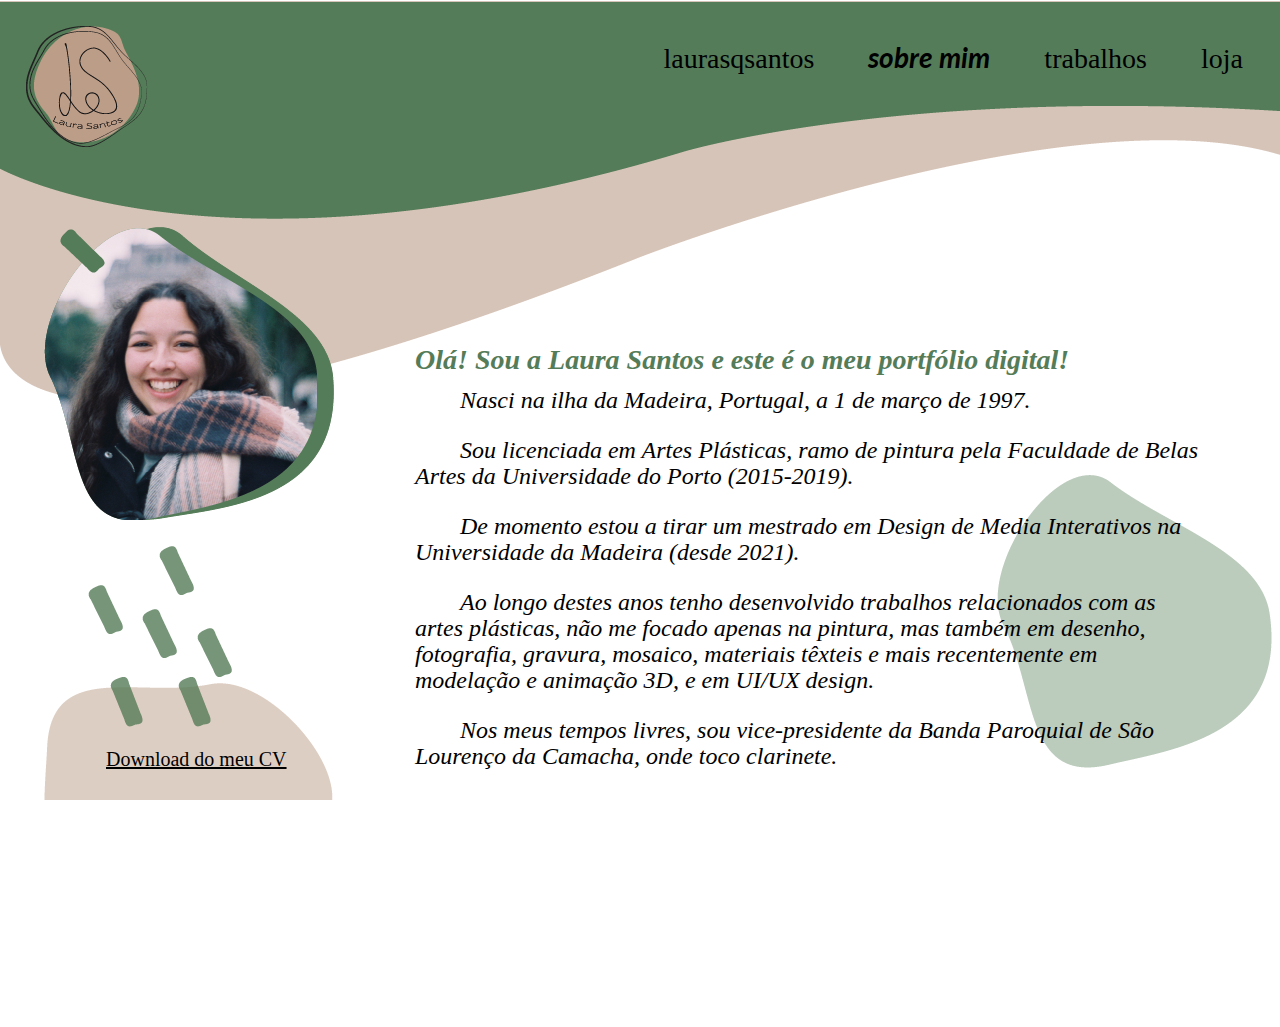
<file: sobremim.html>
<!DOCTYPE html>
<html lang="pt-PT">

<head>
    <meta charset="UTF-8">
    <meta http-equiv="X-UA-Compatible" content="IE=edge">
    <meta name="viewport" content="width=device-width, initial-scale=1.0">
    <link href="styles/main.css" type="text/css" rel="stylesheet">
    <link href="styles/sobremim.css" type="text/css" rel="stylesheet">
    <link rel="preconnect" href="https://fonts.googleapis.com">
    <link rel="preconnect" href="https://fonts.gstatic.com" crossorigin>
    <link
        href="https://fonts.googleapis.com/css2?family=Lato:ital,wght@0,100;0,300;0,400;0,700;0,900;1,100;1,300;1,400;1,700;1,900&display=swap"
        rel="stylesheet">
    <title>laurasqsantos-sobremim</title>
</head>

<body>
    <div id="menu-box">
        <a href="index.html"><img src="./images/fundos_logo/logoLS.png" id="logo" /></a>
        <ul class="menu-buttons">
            <li>
                <a href="index.html">laurasqsantos</a>
            </li>
            <li>
                <a href="#" id="actualpage">sobre mim</a>
            </li>
            <li>
                <a href="textil2021.html">trabalhos</a>
            </li>
            <li>
                <a href="loja.html">loja</a>
            </li>
        </ul>
    </div>
    <div id="content">
        <div id="left">
            <img src="./images/sobremim/sobremim.png" />
            <a href="./files/CV_LauraSantos.pdf" target="_blank">Download do meu CV</a>
        </div>
        <div id="right">
            <h1>Olá! Sou a Laura Santos e este é o meu portfólio digital!</h1>
            <p>Nasci na ilha da Madeira, Portugal, a 1 de março de 1997.</p>
            <p>Sou licenciada em Artes Plásticas, ramo de pintura pela Faculdade de Belas<br />Artes da Universidade do
                Porto (2015-2019).</p>
            <p>De momento estou a tirar um mestrado em Design de Media Interativos na<br />Universidade da Madeira
                (desde
                2021).</p>
            <p>Ao longo destes anos tenho desenvolvido trabalhos relacionados com as<br />artes plásticas, não me focado
                apenas
                na pintura, mas também em desenho,<br />fotografia, gravura, mosaico, materiais têxteis e mais
                recentemente
                em<br />modelação e animação 3D, e em UI/UX design.</p>
            <p>Nos meus tempos livres, sou vice-presidente da Banda Paroquial de São<br />Lourenço da Camacha, onde toco
                clarinete.</p>
        </div>
    </div>
</body>
</html>
</file>
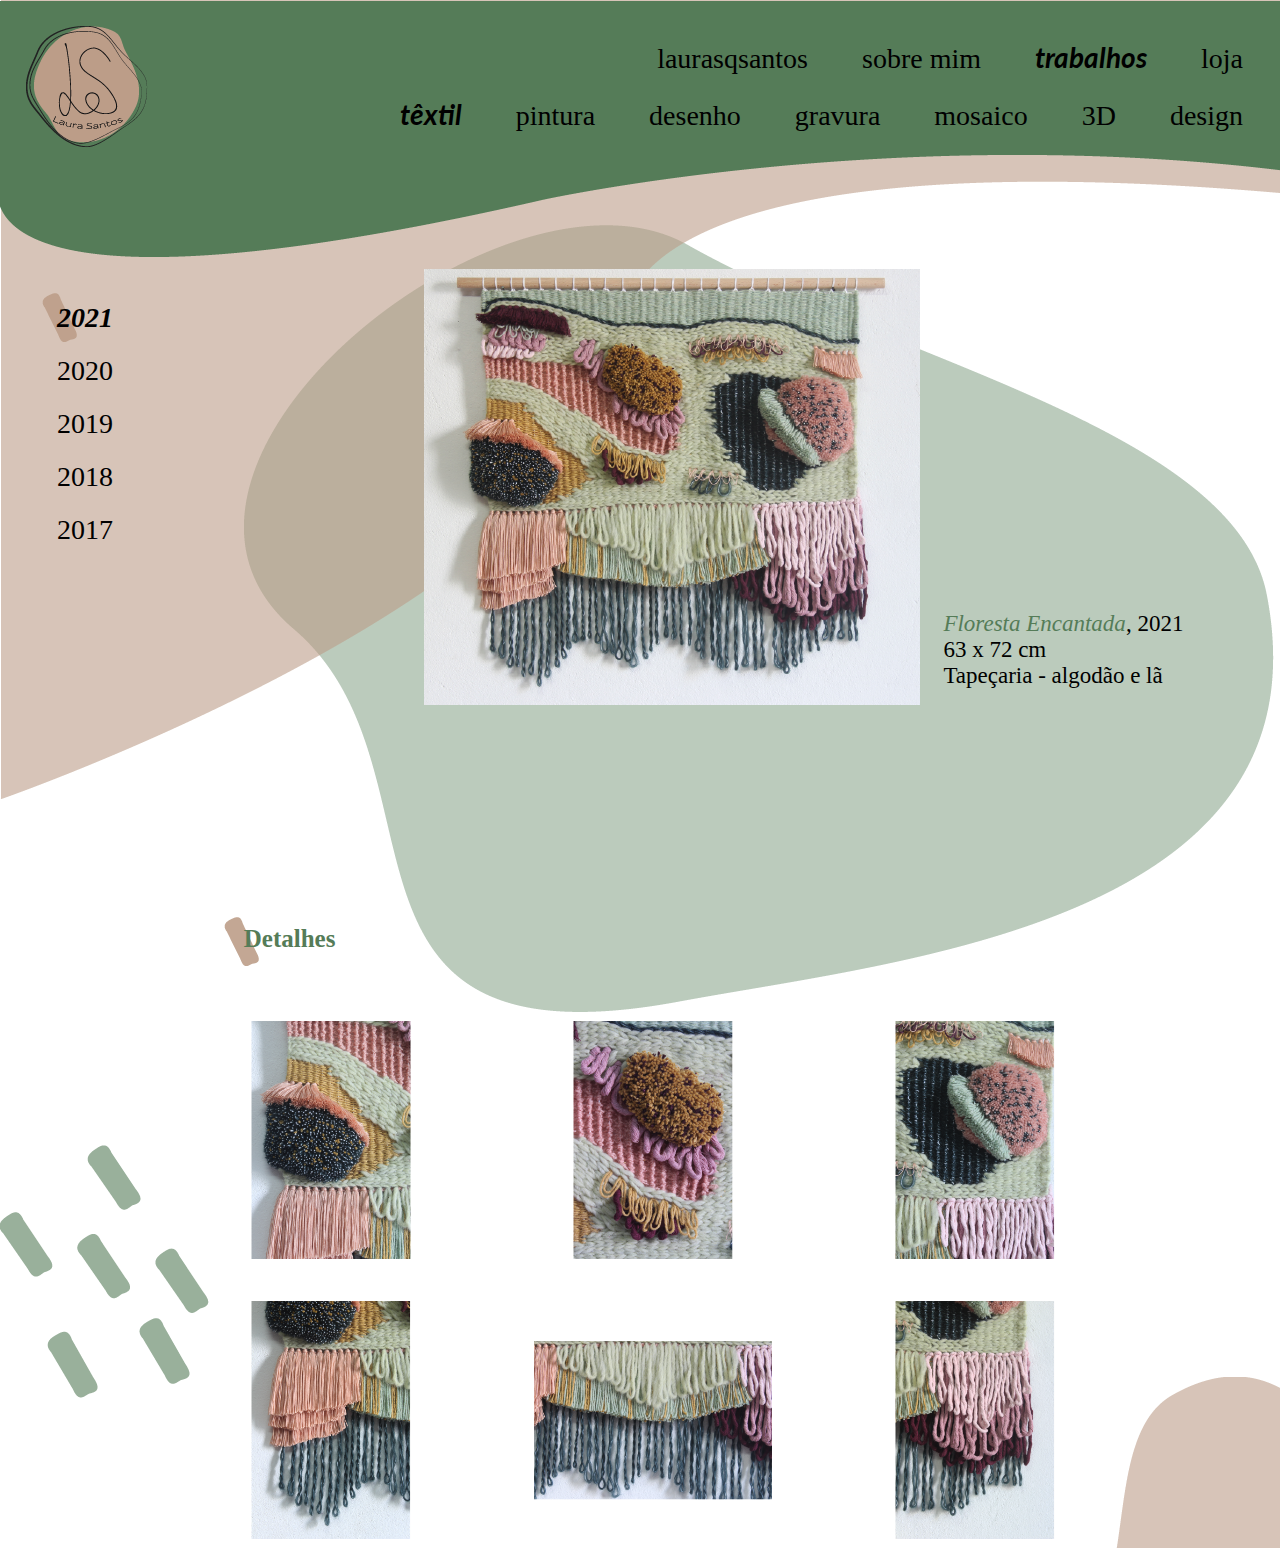
<file: tapecaria_detalhes.html>
<!DOCTYPE html>
<html lang="pt-PT">

<head>
    <meta charset="UTF-8">
    <meta http-equiv="X-UA-Compatible" content="IE=edge">
    <meta name="viewport" content="width=device-width, initial-scale=1.0">
    <link href="styles/main.css" type="text/css" rel="stylesheet">
    <link href="styles/tapecaria_detalhes.css" type="text/css" rel="stylesheet">
    <script type="text/javascript" src="js/tapecaria_detalhes.js"></script>
    <link rel="preconnect" href="https://fonts.googleapis.com">
    <link rel="preconnect" ref="https://fonts.gstatic.com" crossorigin>
    <link
        href="https://fonts.googleapis.com/css2?family=Lato:ital,wght@0,100;0,300;0,400;0,700;0,900;1,100;1,300;1,400;1,700;1,900&display=swap"
        rel="stylesheet">
    <title>laurasqsantos-textil2021</title>
</head>

<body class="nofilter">
    <div id="menu-box">
        <a href="#"><img src="./images/fundos_logo/logoLS.png" id="logo" /></a>
        <ul class="menu-buttons">
            <li>
                <a href="index.html">laurasqsantos</a>
            </li>
            <li>
                <a href="sobremim.html">sobre mim</a>
            </li>
            <li>
                <a href="textil2021.html" id="actualpage">trabalhos</a>
            </li>
            <li>
                <a href="loja.html">loja</a>
            </li>
        </ul>
        <ul class="menu-buttons" id="sub-menu">
            <li>
                <a href="" id="actualpage">têxtil</a>
            </li>
            <li>
                <a href="pintura2019.html">pintura</a>
            </li>
            <li>
                <a href="">desenho</a>
            </li>
            <li>
                <a href="">gravura</a>
            </li>
            <li>
                <a href="">mosaico</a>
            </li>
            <li>
                <a href="">3D</a>
            </li>
            <li>
                <a href="">design</a>
            </li>
        </ul>
    </div>
    <ul class="years">
        <li>
            <div class="2021 active">
                <a href="#">2021</a>
            </div>
        </li>
        <li>
            <div class="2020">
                <a href="textil2020.html">2020</a>
            </div>
        </li>
        <li>
            <div class="2019">
                <a href="">2019</a>
            </div>
        </li>
        <li>
            <div class=" 2018">
                <a href="">2018</a>
            </div>
        </li>
        <li>
            <div class="2017">
                <a href="">2017</a>
            </div>
        </li>
    </ul>
    </div>
    <div class="upper">
        <div id="content">
            <img src="images/tapecaria/tapecaria.png" />
            <div>
                <span id="header">Floresta Encantada</span>, 2021<br />
                63 x 72 cm<br />
                Tapeçaria - algodão e lã
            </div>
        </div>
    </div>


    <div class="bottom">
        <div>
            <h1>Detalhes</h1>
        </div>
        <div id="textil">
            <div>
                <img src="./images/tapecaria/detalhe1.png" onclick="currentSlide(1)">
            </div>
            <div>
                <img src="./images/tapecaria/detalhe2.png" onclick="currentSlide(2)">
            </div>
            <div>
                <img src="./images/tapecaria/detalhe3.png" onclick="currentSlide(3)">
            </div>
            <div>

                <img src="./images/tapecaria/detalhe4.png" onclick="currentSlide(4)">
            </div>
            <div>
                <img src="./images/tapecaria/detalhe5.png" onclick="currentSlide(5)">
            </div>
            <div>
                <img src="./images/tapecaria/detalhe6.png" onclick="currentSlide(6)">
            </div>
        </div>

    </div>
    <div id="slideshow-container">

        <!-- Full-width images with number and caption text -->
        <div class="mySlides fade">
            <div class="numbertext">1 / 6</div>
        
            <img src="./images/tapecaria/detalhe1.png">
        </div>

        <div class="mySlides fade">
            <div class="numbertext">2 / 6</div>
            <img src="./images/tapecaria/detalhe2.png">
        </div>

        <div class="mySlides fade">
            <div class="numbertext">3 / 6</div>
            <img src="./images/tapecaria/detalhe3.png">
        </div>

        <div class="mySlides fade">
            <div class="numbertext">4 / 6</div>
            <img src="./images/tapecaria/detalhe4.png">
        </div>

        <div class="mySlides fade">
            <div class="numbertext">5 / 6</div>
            <img src="./images/tapecaria/detalhe5.png">
        </div>

        <div class="mySlides fade">
            <div class="numbertext">6 / 6</div>
            <img src="./images/tapecaria/detalhe6.png">
        </div>

        <!-- Next and previous buttons -->
        <a class="prev" onclick="plusSlides(-1)">&#10094;</a>
        <a class="next" onclick="plusSlides(1)">&#10095;</a>
    </div>

    <!-- The dots/circles -->
    <!-- <div style="text-align:center">
        <span class="dot" onclick="currentSlide(1)"></span>
        <span class="dot" onclick="currentSlide(2)"></span>
        <span class="dot" onclick="currentSlide(3)"></span>
        <span class="dot" onclick="currentSlide(4)"></span>
        <span class="dot" onclick="currentSlide(5)"></span>
        <span class="dot" onclick="currentSlide(6)"></span>
    </div> -->
</body>

</html>
</file>
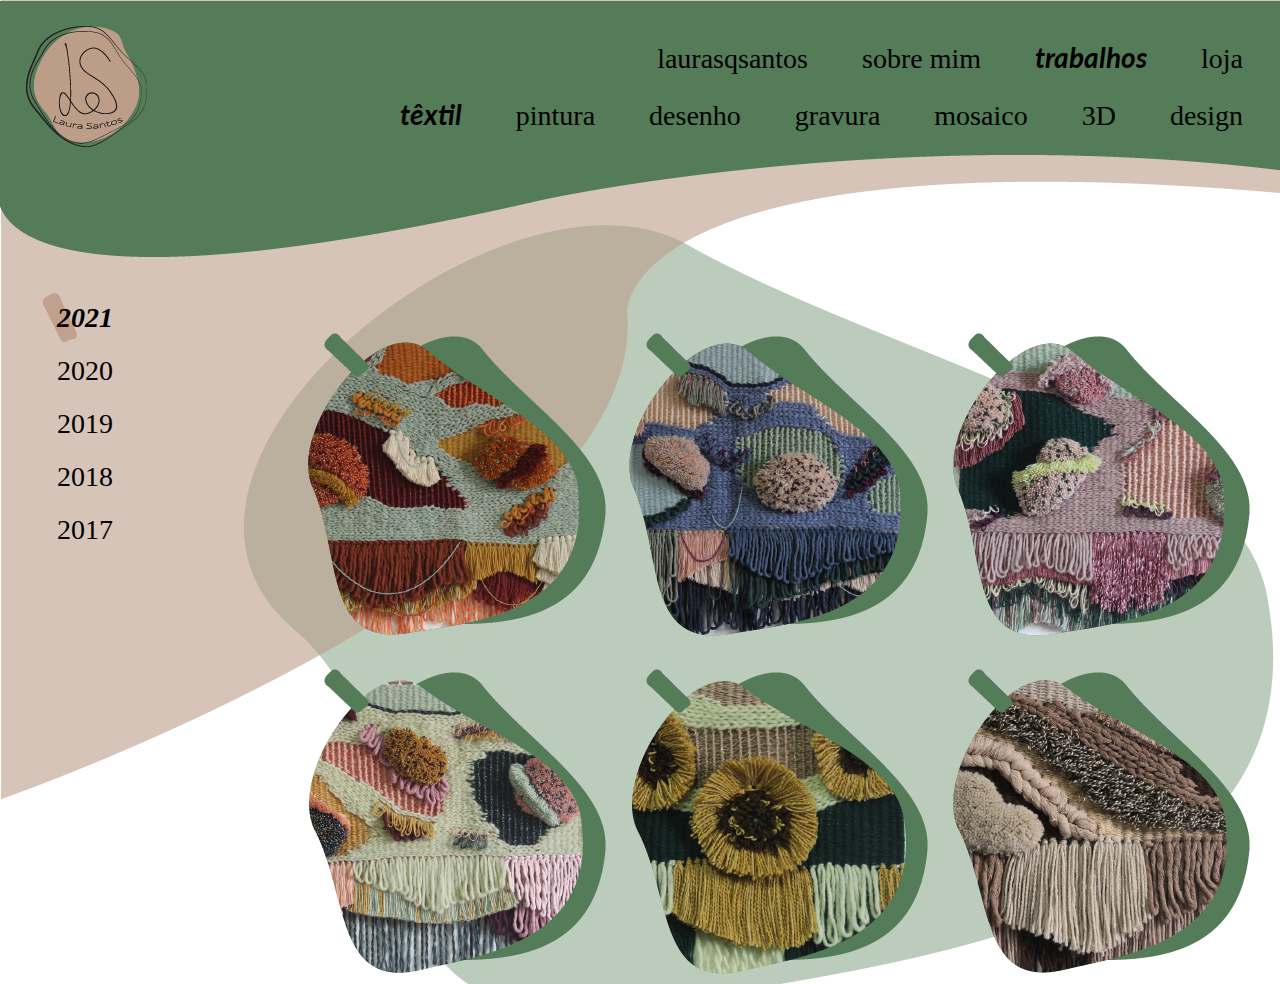
<file: textil2021.html>
<!DOCTYPE html>
<html lang="pt-PT">

<head>
    <meta charset="UTF-8">
    <meta http-equiv="X-UA-Compatible" content="IE=edge">
    <meta name="viewport" content="width=device-width, initial-scale=1.0">
    <link href="styles/main.css" type="text/css" rel="stylesheet">
    <link href="styles/textil2021.css" type="text/css" rel="stylesheet">
    <link rel="preconnect" href="https://fonts.googleapis.com">
    <link rel="preconnect" ref="https://fonts.gstatic.com" crossorigin>
    <link
        href="https://fonts.googleapis.com/css2?family=Lato:ital,wght@0,100;0,300;0,400;0,700;0,900;1,100;1,300;1,400;1,700;1,900&display=swap"
        rel="stylesheet">
    <title>laurasqsantos-textil2021</title>
</head>

<body>
    <div id="menu-box">
        <a href="index.html"><img src="./images/fundos_logo/logoLS.png" id="logo" /></a>
        <ul class="menu-buttons">
            <li>
                <a href="index.html">laurasqsantos</a>
            </li>
            <li>
                <a href="sobremim.html">sobre mim</a>
            </li>
            <li>
                <a href="textil2021.html" id="actualpage">trabalhos</a>
            </li>
            <li>
                <a href="loja.html">loja</a>
            </li>
        </ul>
        <ul class="menu-buttons" id="sub-menu">
            <li>
                <a href="" id="actualpage">têxtil</a>
            </li>
            <li>
                <a href="pintura2019.html">pintura</a>
            </li>
            <li>
                <a href="">desenho</a>
            </li>
            <li>
                <a href="">gravura</a>
            </li>
            <li>
                <a href="">mosaico</a>
            </li>
            <li>
                <a href="">3D</a>
            </li>
            <li>
                <a href="">design</a>
            </li>
        </ul>
    </div>
    <ul class="years">
        <li>
            <div class="2021 active">
                <a href="#">2021</a>
            </div>
        </li>
        <li>
            <div class="2020">
                <a href="textil2020.html">2020</a>
            </div>
        </li>
        <li>
            <div class="2019">
                <a href="">2019</a>
            </div>
        </li>
        <li>
            <div class=" 2018">
                <a href="">2018</a>
            </div>
        </li>
        <li>
            <div class="2017">
                <a href="">2017</a>
            </div>
        </li>
    </ul>
    <div id="galeria">
        <div class="textil" id="tapecaria1">
            <img src="./images/tapecaria/tapecaria1.png">
        </div>
        <div class="textil" id="tapecaria2">
            <img src="./images/tapecaria/tapecaria2.png">
        </div>
        <div class="textil" id="tapecaria3">
            <img src="./images/tapecaria/tapecaria3.png">
        </div>
        <div class="textil" id="tapecaria4">
            <a href="tapecaria_detalhes.html"><img src="./images/tapecaria/tapecaria4.png"></a>
        </div>
        <div class="textil" id="tapecaria5">
            <img src="./images/tapecaria/tapecaria5.png">
        </div>
        <div class="textil" id="tapecaria6">
            <img src="./images/tapecaria/tapecaria6.png">
        </div>

    </div>
</body>

</html>
</file>
<file: styles/main.css>
body {
    background-repeat: no-repeat;
    background-position: center top;
    width: 1283px;
    margin: auto;
    font-family: 'Lato Light';
}

.menu-buttons {
    float: right;
    margin: 40px;
}

.menu-buttons a{
    text-decoration: none;
    color: black;
    font-weight: lighter;
}

.menu-buttons a:hover{
    font-family:'Lato';
    font-weight: bold;
    font-style: oblique;
}

#menu-box li {
    display:inline-block;
    font-size: 28px;
    font-style: normal;
    font-weight: normal;
    font-kerning: auto;
    text-indent: 50px;
}

#menu-box #logo {
    padding: 2%;
}

#menu-box li #actualpage{
    font-family: 'Lato';
    font-weight: bolder;
    font-style: oblique;
}
</file>
<file: styles/sobremim.css>
body{
    background-image: url("../images/fundos_logo/sobremimbg.png")
}

#content {
    margin-left: 43px;
    margin-top: 50px;
    height: 800px;
}

#content #left{
    width: 23.5%; 
    height: inherit;   
    float: left;
    
    background-image: url("../images/formas/formasobremim.png");
    background-repeat: no-repeat;
    background-position: top right;
}

#content #left:before{
    position: absolute;
    content: '';
    background-image: url("../images/formas/formacolaverde.png");
    background-repeat: no-repeat;
    width: 47px;
    height: 46px;
    left: inherit;
    top: inherit;
    margin-left: 15px;
}

#content #right{
    width: 70%;
    float: right;
    margin-top: 110px; 
}


h1{
    font-family: "Lato Black";
    font-style: italic;
    font-size: 28px;
    line-height: 7px;
    color: #557C58;
}

p{
    font-family: "Lato Light";
    font-style: italic;
    font-size: 24px;
    text-indent: 45px;
    line-height: 26px;
}

#left a{
    position: relative;
    top: 224px;
    left: 63px;

    color: black;
    font-family: "Lato Light";
    font-size: 20px;
}
</file>
<file: styles/tapecaria_detalhes.css>
body{
    background-image: url("../images/fundos_logo/trabalhostopbg.png");
}

#sub-menu{
    margin-top: -80px;
}

.years{
    float: left;
    margin: 115px 40px 40px 0px;
}

.years li{
    display: block;
    font-size: 28px;
}

.years a{
    text-decoration: none;
    color: black;
    font-family:'Lato Light';
}

.years a:hover{
    font-weight: bold;
    font-style: oblique;
}

.years div{
    height: 53px;
    width: 100px;
}

.years a{
    position: relative;
    left: 17px;
    top: 10px;
}

.years .active{
    background-image: url("../images/formas/formacolarosa.png");
    background-repeat: no-repeat;
}

.years .active a{
    font-family: 'Lato Black';
    font-weight: bolder;
    font-style: oblique;
   
}

.upper{
    position: relative;
    width: 67%;
    float: right;
    height: auto;
    top: 92px;
}

.upper #content{
    width: 81%;
    height: 436px;
    position: relative;
   
}

.upper #content img{
    float:left;

}

.upper #content div{
    
    position: relative;
    bottom: 94px;
    left: 520px;
    width: 270px;
    font-family: 'Lato Light';
    font-style: normal;
    font-size: 23px;
}

.upper #content #header{
    font-family: 'Lato Black';
    font-style: italic;
    color: #557C58;
    bottom: 54px;
    width: 188px;
} 

.bottom{
    position: relative;
    width: 81%;
    float: right;
    top: 295px;
}

.bottom h1{
    font-family: 'Lato Black';
    font-size: 25px;
    color: #557C58;
}

.bottom h1:before{
    position: absolute;
    content: '';
    background-image: url(../images/formas/formacolarosa.png);
    background-repeat: no-repeat;
    width: 37px;
    height: 51px;
    left: inherit;
    top: 8px;
    margin-left: -22px;
    z-index: -1;
}


.bottom #textil{
    width: inherit;
    float: right;
    display: grid;
    justify-content: end;
    grid-template-columns: 322px 322px 417px; 
    grid-row-gap: 38px;
    padding: 10px;
    margin-top: 36px;
    
}

.bottom #textil:hover{
    cursor: pointer;
}

.bottom #textil div{
    position: relative;
    top: -3px;
    width: 93%;
}

.bottom #textil div img{
    position: relative;
    width: 238px;
    height: auto;
    top: 8px;
}

/*-----------------------------------------------------------*/
.filter:before{
    position: absolute;
    content: '';
    background: #BC9D8830;
    width: 100%;
    height: 500%;
    left: 0;
    z-index: 50;
}
.nofilter:before{
    display:none;
}


* {box-sizing:border-box}

/* Slideshow container */
#slideshow-container {
    position: fixed;
    height: 500px;
    width: inherit;
    margin: auto;
    z-index: 100;
    visibility: hidden;

}

/* Hide the images by default */
.mySlides {
    width: inherit;
    height: inherit;
    display: none;
    justify-content: center;
}

.mySlides img{
    width: auto;
    height: inherit;
}
/* Next & previous buttons */
.prev, .next {
    cursor: pointer;
    position: absolute;
    top: 50%;
    width: auto;
    margin-top: -22px;
    padding: 16px;
    color: #557C58;
    font-weight: bold;
    font-size: 18px;
    transition: 0.6s ease;
    border-radius: 0 3px 3px 0;
    user-select: none;
}

/* Position the "next button" to the right */
.next {
    right: 180px;
    border-radius: 3px 0 0 3px;
}
.prev{
    left: 180px;
}
/* On hover, add a black background color with a little bit see-through */
.prev:hover, .next:hover {
    background-color: #BC9D8890;
}


/* Number text (1/6 etc) */
.numbertext {
    color: #557C58;
    font-family: "Lato Black";
    font-size: 20px;
    position: absolute;
    top: 0;
    margin-top: -20px;
    
}

/* The dots/bullets/indicators */
.dot {
    cursor: pointer;
    height: 15px;
    width: 15px;
    margin: 0 2px;
    background-color: #bbb;
    border-radius: 50%;
    display: inline-block;
    transition: background-color 0.6s ease;
}

.activeSlide, .dot:hover {
  background-color: #717171;
}   /*<-------------------------------------------------------------*/

/* Fading animation */
.fade {
  -webkit-animation-name: fade;
  -webkit-animation-duration: 1.5s;
  animation-name: fade;
  animation-duration: 1.5s;
}

@-webkit-keyframes fade {
  from {opacity: .4}
  to {opacity: 1}
}

@keyframes fade {
  from {opacity: .4}
  to {opacity: 1}
}
</file>
<file: styles/textil2021.css>
body{
    background-image: url("../images/fundos_logo/trabalhostopbg.png");
}

#sub-menu{
    margin-top: -80px;
}

.years{
    float: left;
    margin: 115px 40px 40px 0px;
}

.years li{
    display: block;
    font-size: 28px;
}

.years a{
    text-decoration: none;
    color: black;
    font-family:'Lato Light';
}

.years a:hover{
    font-weight: bold;
    font-style: oblique;
}

.years div{
    height: 53px;
    width: 100px;
}

.years a{
    position: relative;
    left: 17px;
    top: 10px;
}

.years .active a{
    font-family: 'Lato Black';
    font-weight: bolder;
    font-style: oblique;
   
}

.years .active{
    background-image: url("../images/formas/formacolarosa.png");
    background-repeat: no-repeat;
}

#galeria{
    width: 75%;
    margin-top: 150px;
    float: right;
    display: grid;
    justify-content: end;
    grid-template-columns: 322px 322px 322px; 
    grid-row-gap: 38px;
    padding: 10px;
}

#galeria div{
    position: relative;
    top: -3px;
    width: 93%;
    background-image: url("../images/formas/formabaseimagens.png");
    background-repeat: no-repeat;
    background-position: top right;
}

#galeria div:before{
    position: absolute;
    content: '';
    background-image: url("../images/formas/formacolaverde.png");
    background-repeat: no-repeat;
    width: 47px;
    height: 46px;
    left: inherit;
    top: inherit;
    margin-left: 15px;
    z-index: 1;
}

#galeria div img{
    position: relative;
    top: 8px;
}
</file>
